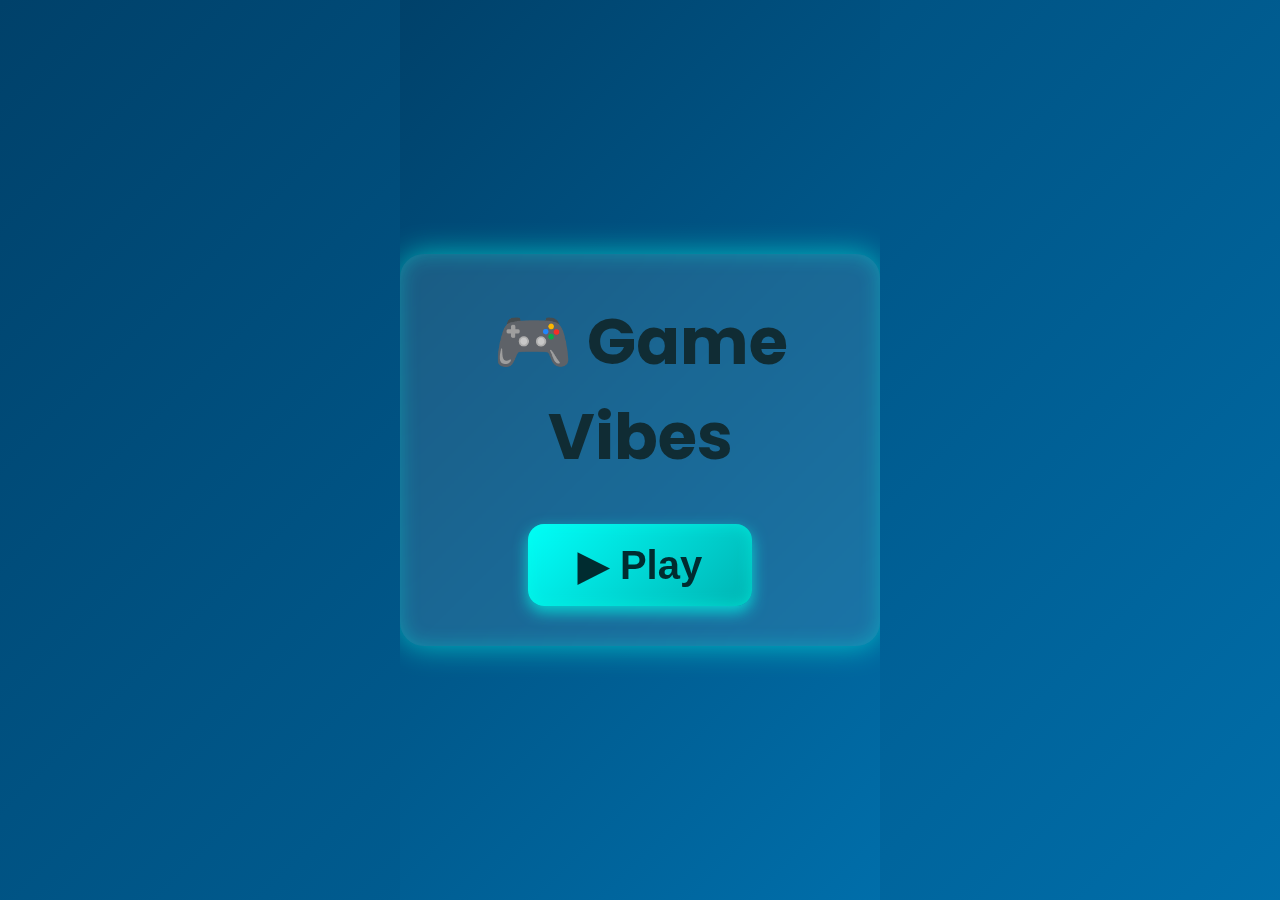
<file: index.html>
<!DOCTYPE html>
<html lang="en">
<head>
  <meta charset="UTF-8" />
  <meta name="viewport" content="width=device-width, initial-scale=1" />
  <title>Game Vibes</title>
  <link rel="stylesheet" href="/styles/main.css">
</head>
<body class="home-page">
  <div class="center-container">
    <h1>🎮 Game Vibes</h1>
    <button class="play-button" onclick="goToGames()">▶ Play</button>
  </div>

  <script>
    function goToGames() {
      // Optional: smooth fade out before redirect
      document.body.style.transition = 'opacity 0.5s ease';
      document.body.style.opacity = '0';
      setTimeout(() => {
        window.location.href = 'games.html';
      }, 500);
    }
  </script>
</body>
</html>
</file>
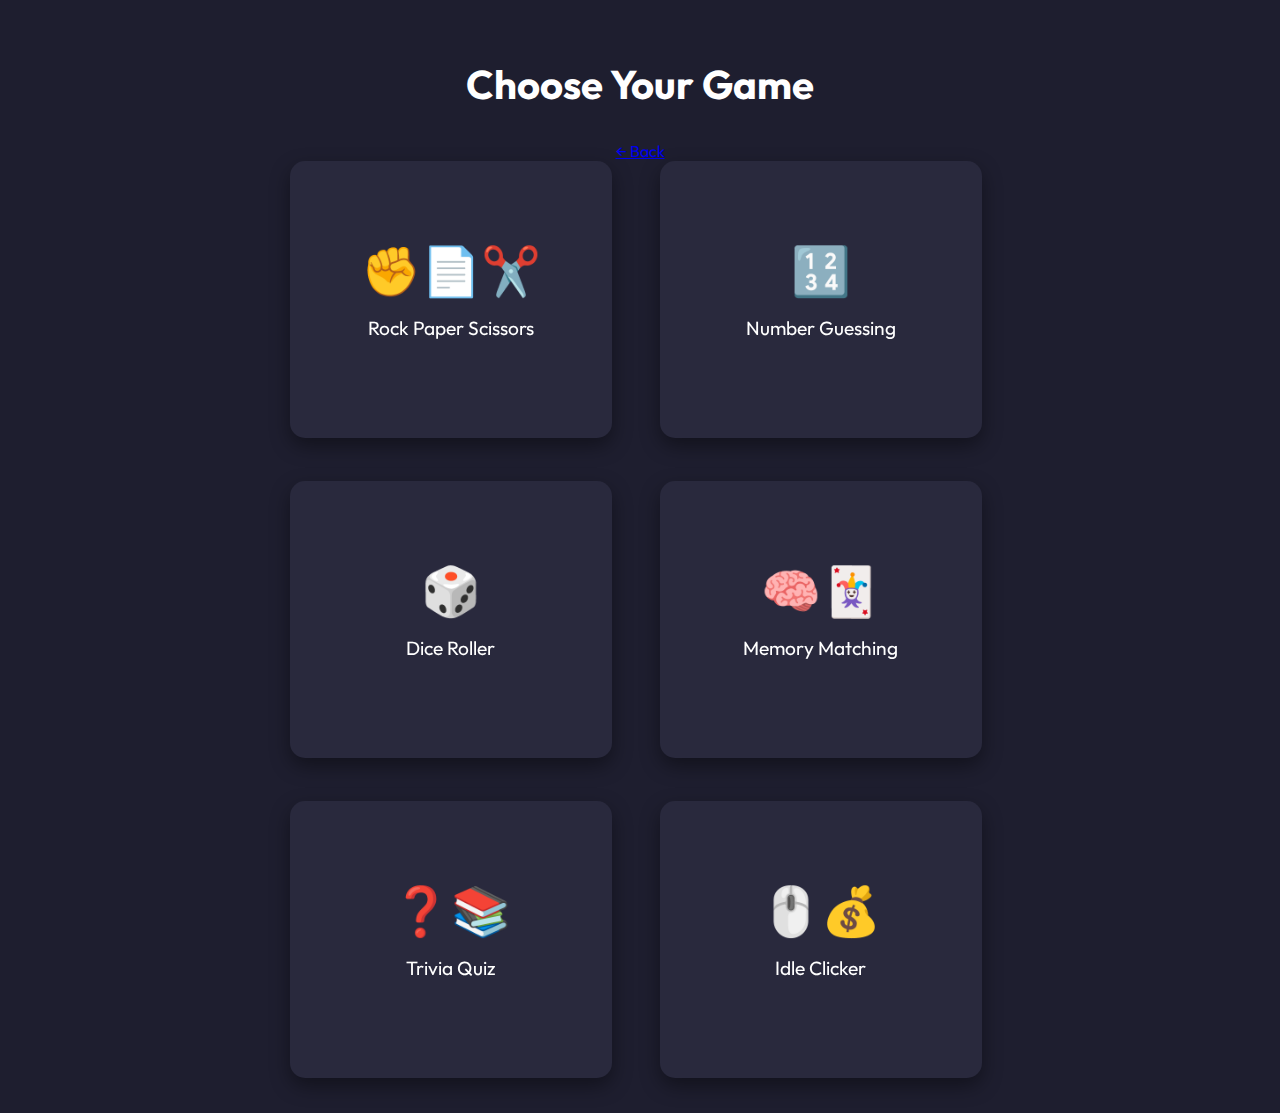
<file: games.html>
<!DOCTYPE html>
<html lang="en">
<head>
  <meta charset="UTF-8" />
  <meta name="viewport" content="width=device-width, initial-scale=1" />
  <title>Select a Game | Game Vibes</title>
  <link href="https://fonts.googleapis.com/css2?family=Outfit:wght@400;700&display=swap" rel="stylesheet" />
  <link rel="stylesheet" href="styles/setup.css" />
</head>
<body class="games-page">
  <h1 class="title">Choose Your Game</h1>
  <a href="index.html" class="back-button">← Back</a>
  <div class="games-grid">
    <div class="game-card" onclick="goToGame('rock')">
      <div class="game-card-inner">
        <div class="game-card-front">✊📄✂️<p>Rock Paper Scissors</p></div>
        <div class="game-card-back">
          <p>Beat the computer by choosing rock, paper, or scissors. A classic game of chance and strategy!</p>
        </div>
      </div>
    </div>
    <div class="game-card" onclick="goToGame('number')">
      <div class="game-card-inner">
        <div class="game-card-front">🔢<p>Number Guessing</p></div>
        <div class="game-card-back">
          <p>Guess the secret number in the fewest attempts. Use your logic and luck!</p>
        </div>
      </div>
    </div>
    <div class="game-card" onclick="goToGame('dice')">
      <div class="game-card-inner">
        <div class="game-card-front">🎲<p>Dice Roller</p></div>
        <div class="game-card-back">
          <p>Roll the dice and let fate decide. Great for quick fun and randomness!</p>
        </div>
      </div>
    </div>
    <div class="game-card" onclick="goToGame('memory')">
      <div class="game-card-inner">
        <div class="game-card-front">🧠🃏<p>Memory Matching</p></div>
        <div class="game-card-back">
          <p>Flip cards and match pairs as fast as you can to test your memory!</p>
        </div>
      </div>
    </div>
    <div class="game-card" onclick="goToGame('trivia')">
      <div class="game-card-inner">
        <div class="game-card-front">❓📚<p>Trivia Quiz</p></div>
        <div class="game-card-back">
          <p>Answer trivia questions across fun topics to test your knowledge!</p>
        </div>
      </div>
    </div>
    <div class="game-card" onclick="goToGame('clicker')">
      <div class="game-card-inner">
        <div class="game-card-front">🖱️💰<p>Idle Clicker</p></div>
        <div class="game-card-back">
          <p>Click your way to riches. Upgrade, automate, and dominate!</p>
        </div>
      </div>
    </div>
  </div>

  <script src="/scripts/main.js"></script>
</body>
</html>
</file>
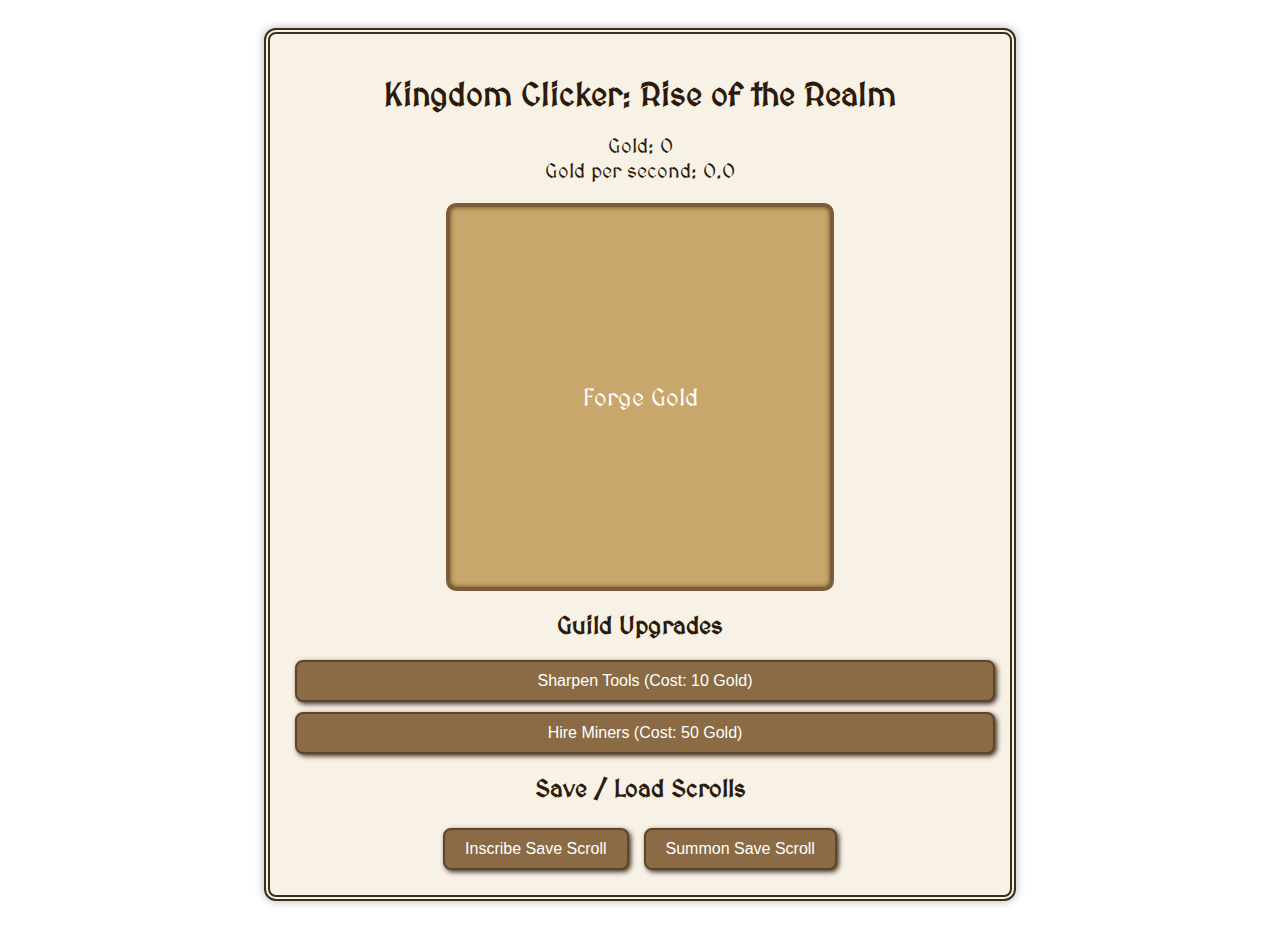
<file: games/clicker/clicker.html>
<!DOCTYPE html>
<html lang="en">
<head>
  <meta charset="UTF-8" />
  <meta name="viewport" content="width=device-width, initial-scale=1" />
  <title>Idle Clicker - Kingdom Ascendancy</title>
  <link rel="stylesheet" href="style.css" />
  <link href="https://fonts.googleapis.com/css2?family=MedievalSharp&display=swap" rel="stylesheet">
  <style>
    body {
      background: url('https://www.transparenttextures.com/patterns/old-mathematics.png') repeat;
      font-family: 'MedievalSharp', cursive;
      color: #2c1b0c;
    }

    .container {
      max-width: 700px;
      margin: auto;
      padding: 20px;
      background: #f8f1e5;
      border: 6px double #3e2e1e;
      border-radius: 12px;
      box-shadow: 0 0 10px rgba(0,0,0,0.3);
    }

    h1 {
      font-size: 2em;
      text-align: center;
      margin-bottom: 20px;
    }

    .stats, .upgrades {
      margin: 20px 0;
    }

    .click-box {
      background: #c9a66b;
      padding: 40px;
      margin: 20px auto;
      text-align: center;
      font-size: 1.5em;
      border: 4px solid #7c5c3b;
      border-radius: 10px;
      cursor: pointer;
      box-shadow: inset 0 0 5px #654321;
    }

    button {
      background: #8b6b45;
      color: white;
      border: 2px solid #5e442a;
      padding: 10px 20px;
      font-size: 1em;
      margin: 5px;
      border-radius: 8px;
      cursor: pointer;
      box-shadow: 2px 2px 5px #3c2c1f;
    }

    button:hover {
      background: #a48157;
    }

    .story-box {
      background: #fdf7ee;
      border: 2px dashed #a0907c;
      padding: 10px;
      margin-bottom: 20px;
      font-style: italic;
    }
  </style>
</head>
<body>
  <div class="container">
    <h1>Kingdom Clicker: Rise of the Realm</h1>
    <div id="story-box" class="story-box">
      A humble peasant begins building an empire... one click at a time.
    </div>
    <div class="stats">
      <div>Gold: <span id="clicks">0</span></div>
      <div>Gold per second: <span id="cps">0</span></div>
    </div>
    <div id="click-box" class="click-box">Forge Gold</div>

    <h2>Guild Upgrades</h2>
    <div class="upgrades">
      <button id="upgrade-click-power">Sharpen Tools (Cost: <span id="cost-click-power">10</span> Gold)</button>
      <button id="buy-auto-clicker">Hire Miners (Cost: <span id="cost-auto-clicker">50</span> Gold)</button>
    </div>

    <h2>Save / Load Scrolls</h2>
    <button id="save-btn">Inscribe Save Scroll</button>
    <button id="load-btn">Summon Save Scroll</button>
  </div>
  <audio id="sound-forge" src="sounds/forge_hammer.mp3" preload="auto"></audio>
  <audio id="sound-coins" src="sounds/coins_clink.mp3" preload="auto"></audio>

  <script src="script.js"></script>

</body>
</html>
</file>
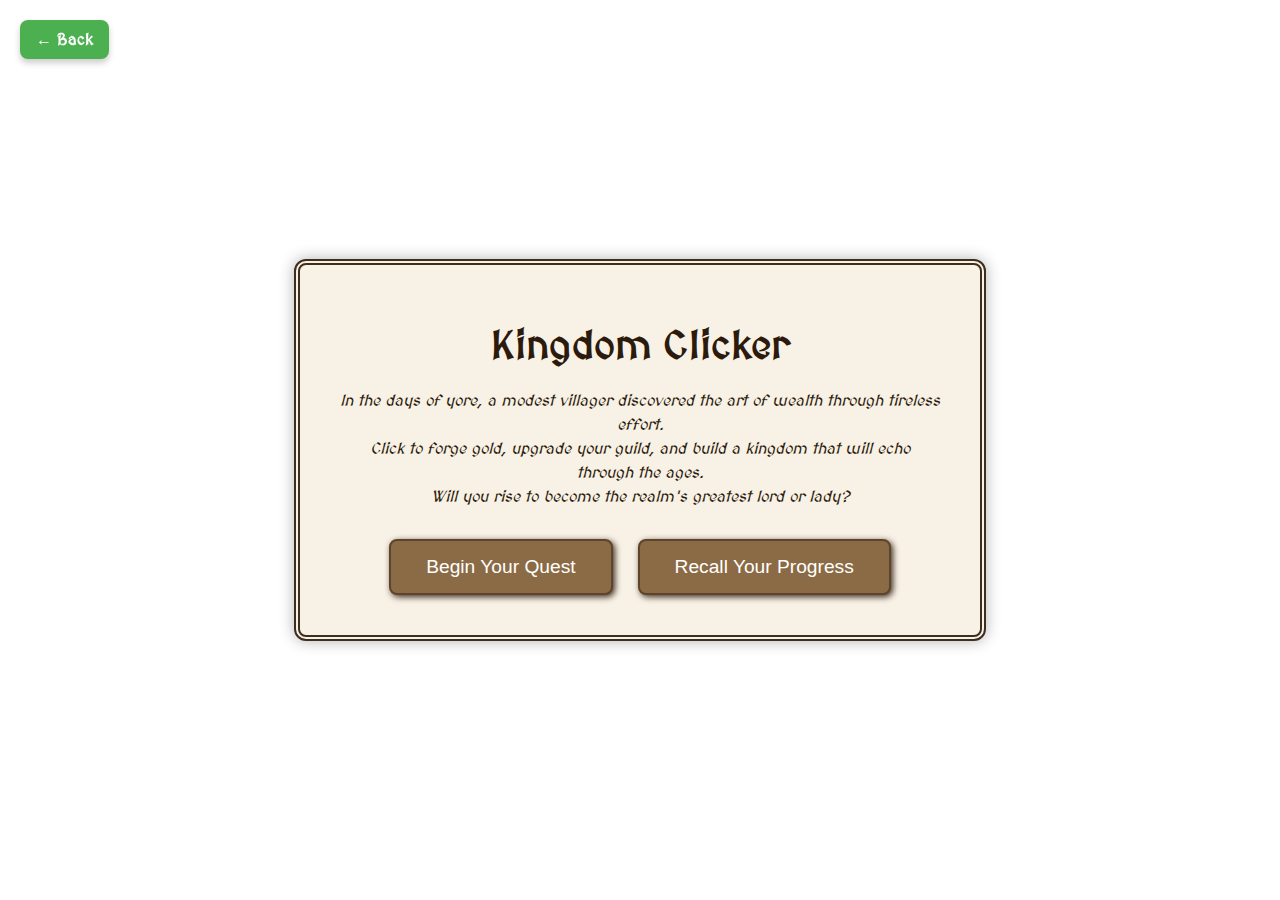
<file: games/clicker/clicker_setup.html>
<!DOCTYPE html>
<html lang="en">
  <head>
    <meta charset="UTF-8" />
    <meta name="viewport" content="width=device-width, initial-scale=1" />
    <title>Kingdom Clicker - Setup</title>
    <link
      href="https://fonts.googleapis.com/css2?family=MedievalSharp&display=swap"
      rel="stylesheet"
    />
    <style>
      body {
        background: url("https://www.transparenttextures.com/patterns/old-mathematics.png")
          repeat;
        font-family: "MedievalSharp", cursive;
        color: #2c1b0c;
        display: flex;
        justify-content: center;
        align-items: center;
        min-height: 100vh;
        margin: 0;
      }
      .setup-container {
        background: #f8f1e5;
        border: 6px double #3e2e1e;
        border-radius: 12px;
        box-shadow: 0 0 15px rgba(0, 0, 0, 0.3);
        max-width: 600px;
        padding: 30px 40px;
        text-align: center;
      }
      h1 {
        margin-bottom: 10px;
        font-size: 2.5em;
      }
      p {
        font-style: italic;
        line-height: 1.5;
        margin: 20px 0;
      }
      button {
        background: #8b6b45;
        color: white;
        border: 2px solid #5e442a;
        padding: 15px 35px;
        font-size: 1.2em;
        margin: 10px;
        border-radius: 8px;
        cursor: pointer;
        box-shadow: 2px 2px 6px #3c2c1f;
        transition: background-color 0.3s ease;
      }
      button:hover {
        background: #a48157;
      }

      .back-button {
        position: fixed;
        top: 20px;
        left: 20px;
        text-decoration: none;
        background-color: #4caf50;
        color: white;
        padding: 10px 16px;
        border-radius: 8px;
        font-size: 16px;
        font-weight: bold;
        box-shadow: 0 4px 6px rgba(0, 0, 0, 0.2);
        transition: background-color 0.3s ease;
      }

      .back-button:hover {
        background-color: #45a049;
      }
      @media (max-width: 700px) {
  .setup-container {
    max-width: 90vw;
    padding: 20px 25px;
  }

  h1 {
    font-size: 2rem;
  }

  p {
    font-size: 1rem;
  }

  button {
    padding: 12px 28px;
    font-size: 1rem;
    margin: 8px;
  }

  .back-button {
    padding: 8px 14px;
    font-size: 14px;
  }
}

@media (max-width: 400px) {
  h1 {
    font-size: 1.6rem;
  }

  p {
    font-size: 0.9rem;
  }

  button {
    padding: 10px 20px;
    font-size: 0.9rem;
  }

  .back-button {
    padding: 7px 12px;
    font-size: 13px;
  }
}

    </style>
  </head>
  <body>
    <div class="setup-container">
      <h1>Kingdom Clicker</h1>

      <a href="../../games.html" class="back-button">← Back</a>

      <p>
        In the days of yore, a modest villager discovered the art of wealth
        through tireless effort.<br />
        Click to forge gold, upgrade your guild, and build a kingdom that will
        echo through the ages.<br />
        Will you rise to become the realm's greatest lord or lady?
      </p>
      <button onclick="startNewGame()">Begin Your Quest</button>
      <button onclick="loadGame()">Recall Your Progress</button>
    </div>

    <script>
      function startNewGame() {
        localStorage.removeItem("idleClickerSave");
        window.location.href = "clicker.html";
      }
      function loadGame() {
        window.location.href = "clicker.html";
      }
    </script>
  </body>
</html>
</file>
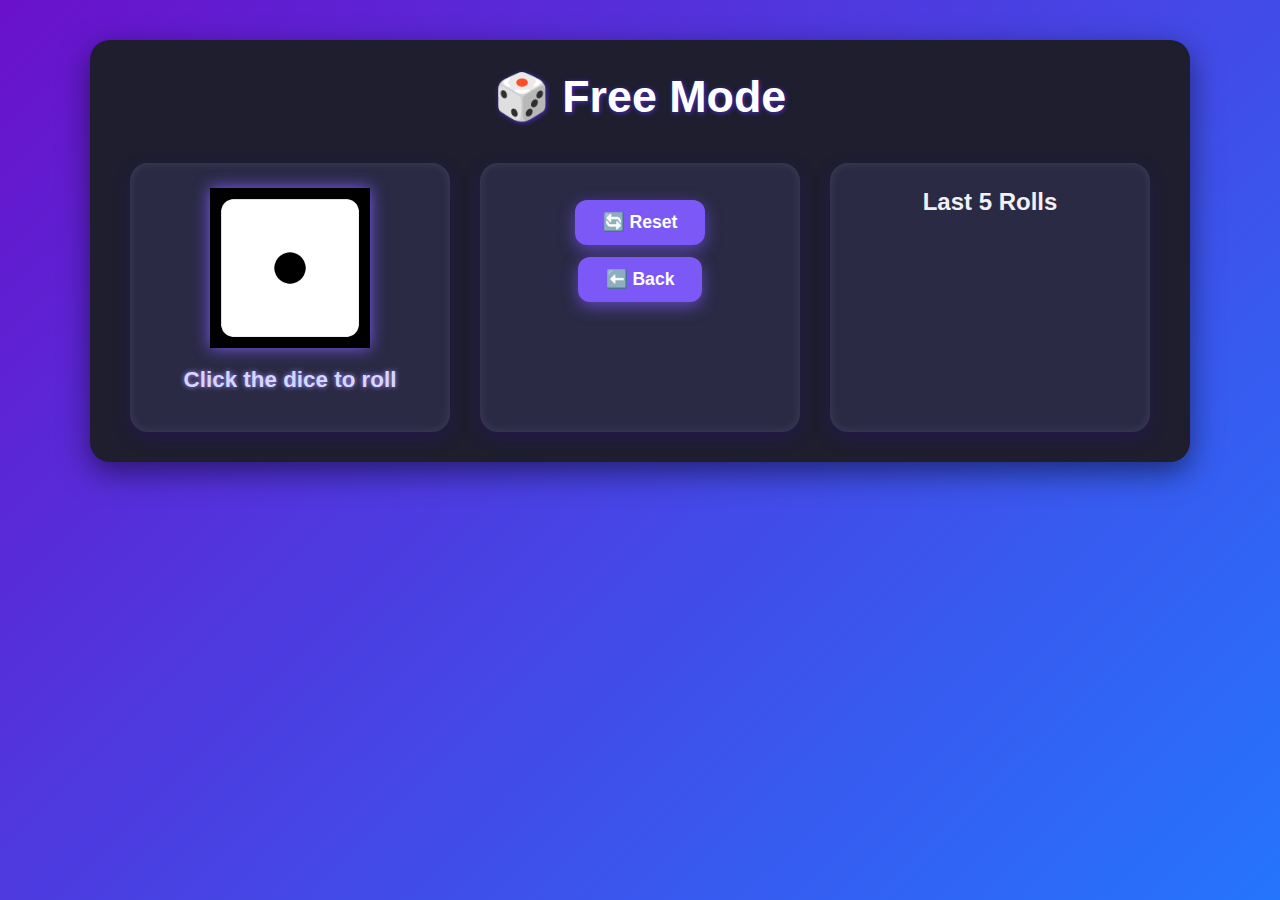
<file: games/dice/dice.html>
<!DOCTYPE html>
<html lang="en">
<head>
  <meta charset="UTF-8" />
  <meta name="viewport" content="width=device-width, initial-scale=1.0"/>
  <title>Dice Game</title>
  <link rel="stylesheet" href="style.css" />
</head>
<body>
  <div class="main-container">
    <h1 id="mode-title">🎲 Dice Game</h1>

    <div class="game-grid">

      <div class="dice-box">
        <img src="/games/dice/images/dice1.png" alt="Dice" id="dice" />
        <p id="result">Click the dice to roll</p>
      </div>

      <div class="score-box">
        <p id="score">Score: 0</p>
        <p id="roll-count">Rolls: 0</p>
        <button onclick="resetGame()">🔄 Reset</button>
        <button onclick="goBack()">⬅️ Back</button>
      </div>

      <div class="history-box">
        <h2>Last 5 Rolls</h2>
        <ul id="history"></ul>
      </div>

      <div class="leaderboard-box" id="leaderboard-container">
        <h2>🏆 Leaderboard</h2>
        <ol id="leaderboard"></ol>
      </div>

    </div>
  </div>

  <script src="script.js"></script>
</body>
</html>
</file>
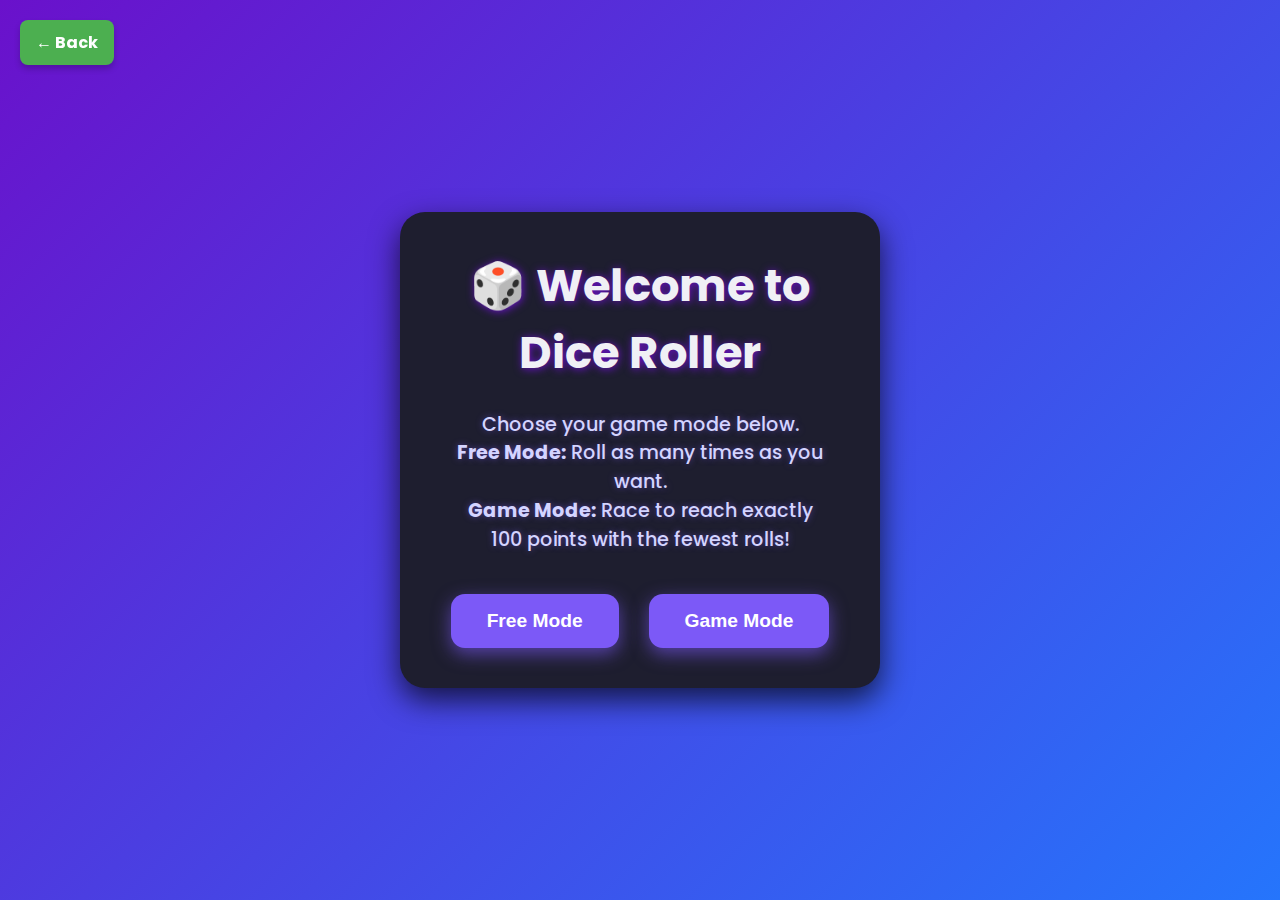
<file: games/dice/dice_setup.html>
<!DOCTYPE html>
<html lang="en">
<head>
  <meta charset="UTF-8" />
  <meta name="viewport" content="width=device-width, initial-scale=1" />
  <title>Dice Game Setup</title>
  <link rel="stylesheet" href="setup-style.css" />
</head>
<body>
  <div class="setup-container">
    <h1>🎲 Welcome to Dice Roller</h1>

    <a href="../../games.html" class="back-button">← Back</a>

    <p class="instructions">
      Choose your game mode below.<br />
      <strong>Free Mode:</strong> Roll as many times as you want.<br />
      <strong>Game Mode:</strong> Race to reach exactly 100 points with the fewest rolls!
    </p>

    <div class="mode-buttons">
      <button id="free-mode">Free Mode</button>
      <button id="game-mode">Game Mode</button>
    </div>

    
  </div>

  <script>
    document.getElementById('free-mode').addEventListener('click', () => {
      localStorage.setItem('diceMode', 'free');
      window.location.href = 'dice.html';
    });
    document.getElementById('game-mode').addEventListener('click', () => {
      localStorage.setItem('diceMode', 'game');
      window.location.href = 'dice.html';
    });
  </script>
</body>
</html>
</file>
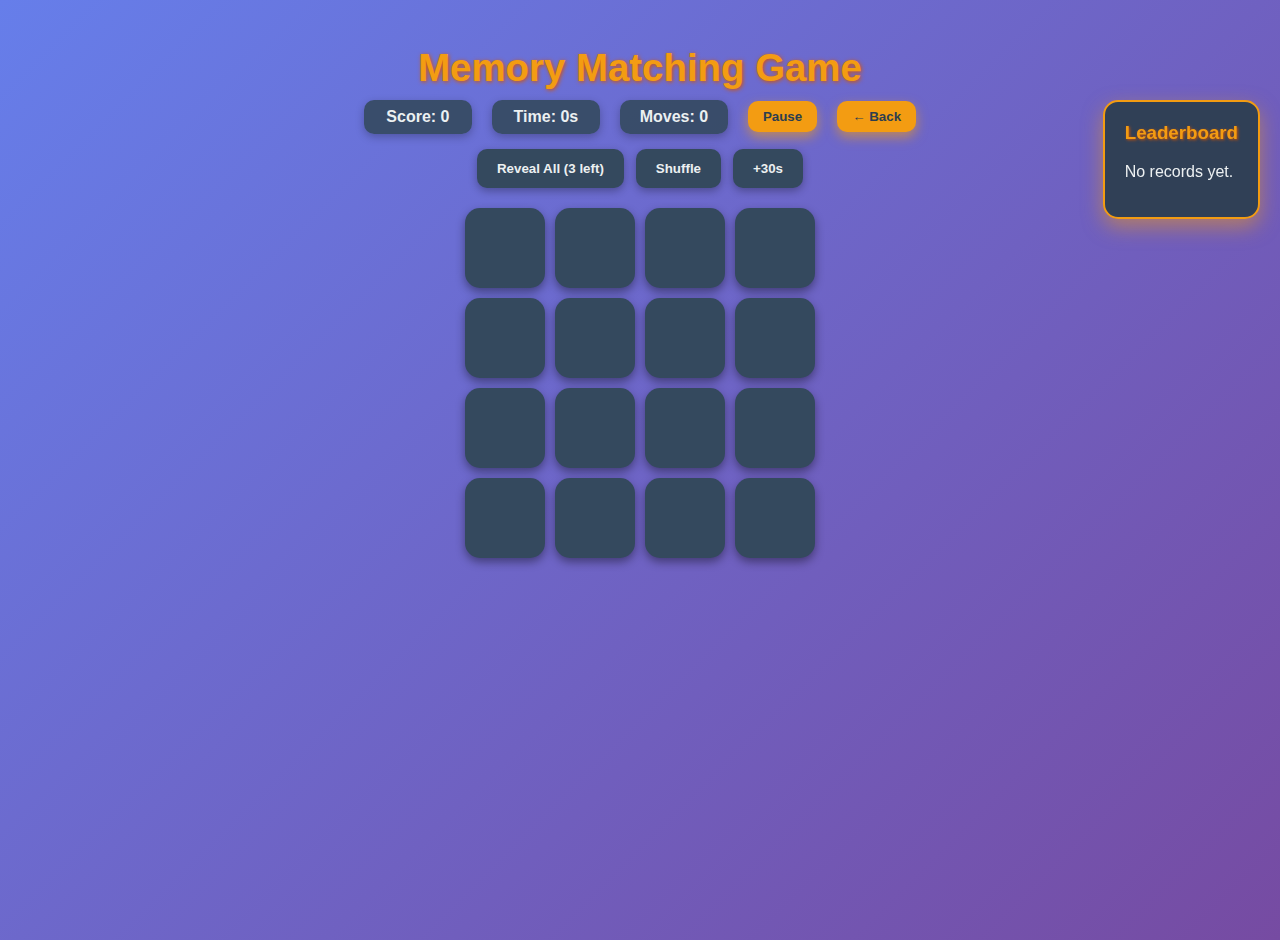
<file: games/memory/memory.html>
<!DOCTYPE html>
<html lang="en">
<head>
  <meta charset="UTF-8"/>
  <meta name="viewport" content="width=device-width, initial-scale=1.0"/>
  <title>Memory Game</title>
  
  <link rel="stylesheet" href="styles.css"/>
</head>
<body>
  <h1>Memory Matching Game</h1>

  <div id="info">
    <span id="score">Score: 0</span>
    <span id="timer">Time: 0s</span>
    <span id="moves">Moves: 0</span>
    <button id="pauseBtn">Pause</button>
    <button id="backBtn" onclick="goBack()">← Back</button>
  </div>

  <div id="controls">
    <button id="revealBtn" onclick="revealAll()">Reveal All (3 left)</button>
    <button onclick="shuffleUnmatched()">Shuffle</button>
    <button onclick="addTime()">+30s</button>
  </div>

  <div id="board"></div>
  <div id="powerupMessage">Power-up Activated!</div>

  <div id="leaderboard"></div>

  <script src="script.js"></script>

</body>
</html>
</file>
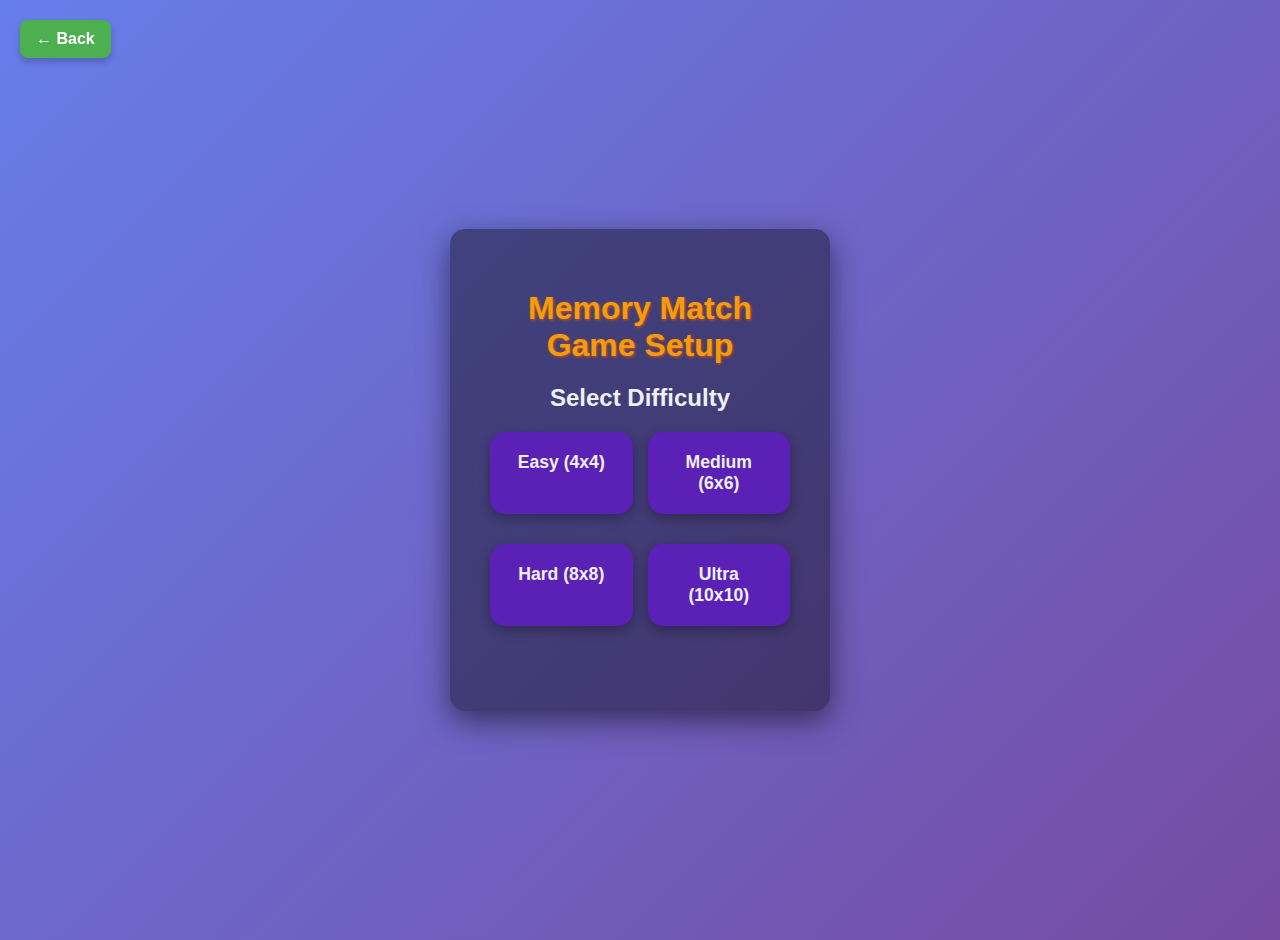
<file: games/memory/memory_setup.html>
<!DOCTYPE html>
<html lang="en">
  <head>
    <meta charset="UTF-8" />
    <meta name="viewport" content="width=device-width, initial-scale=1" />
    <title>Setup Game</title>
    <link rel="stylesheet" href="styles.css" />
    <style>
      /* Minimal inline styling for demonstration */
      body {
        display: flex;
        justify-content: center;
        align-items: center;
        height: 100vh;
        background: linear-gradient(135deg, #667eea, #764ba2);
        font-family: "Segoe UI", Tahoma, Geneva, Verdana, sans-serif;
        color: white;
        margin: 0;
      }
      .setup-container {
        background: rgba(0, 0, 0, 0.4);
        padding: 40px;
        border-radius: 15px;
        box-shadow: 0 10px 30px rgba(0, 0, 0, 0.5);
        text-align: center;
        width: 300px;
      }
      h1,
      h2 {
        margin-bottom: 20px;
      }
      .difficulty-container {
        display: grid;
        grid-template-columns: repeat(2, 1fr);
        gap: 15px;
        margin-bottom: 30px;
      }
      .difficulty-box {
        background: #5b21b6;
        padding: 20px;
        border-radius: 15px;
        cursor: pointer;
        user-select: none;
        font-weight: 700;
        box-shadow: 0 4px 12px rgba(0, 0, 0, 0.3);
        transition: background-color 0.3s ease, transform 0.2s ease;
      }
      .difficulty-box:hover {
        background-color: #7c3aed;
        transform: scale(1.05);
      }

      .back-button {
        position: fixed;
        top: 20px;
        left: 20px;
        text-decoration: none;
        background-color: #4caf50;
        color: white;
        padding: 10px 16px;
        border-radius: 8px;
        font-size: 16px;
        font-weight: bold;
        box-shadow: 0 4px 6px rgba(0, 0, 0, 0.2);
        transition: background-color 0.3s ease;
      }

      .back-button:hover {
        background-color: #45a049;
      }
      @media (max-width: 480px) {
  body {
    padding: 10px;
    height: auto;
    align-items: flex-start;
  }

  .setup-container {
    width: 90vw;
    padding: 30px 20px;
  } 

  .difficulty-container {
    grid-template-columns: 1fr;
    gap: 12px;
  }

  .difficulty-box {
    padding: 16px;
    font-size: 1rem;
  }

  .back-button {
    top: 12px;
    left: 12px;
    padding: 8px 14px;
    font-size: 14px;
  }
}

    </style>
  </head>
  <body>
    <div class="setup-container">
      <h1>Memory Match Game Setup</h1>

      <a href="../../games.html" class="back-button">← Back</a>

      <h2>Select Difficulty</h2>
      <div class="difficulty-container">
        <div class="difficulty-box" onclick="startGame('easy')">Easy (4x4)</div>
        <div class="difficulty-box" onclick="startGame('medium')">
          Medium (6x6)
        </div>
        <div class="difficulty-box" onclick="startGame('hard')">Hard (8x8)</div>
        <div class="difficulty-box" onclick="startGame('ultra')">
          Ultra (10x10)
        </div>
      </div>
    </div>

    <script>
      function startGame(difficulty) {
        localStorage.setItem("memory_game_difficulty", difficulty);
        window.location.href = "memory.html"; // or your main game page
      }
    </script>
  </body>
</html>
</file>
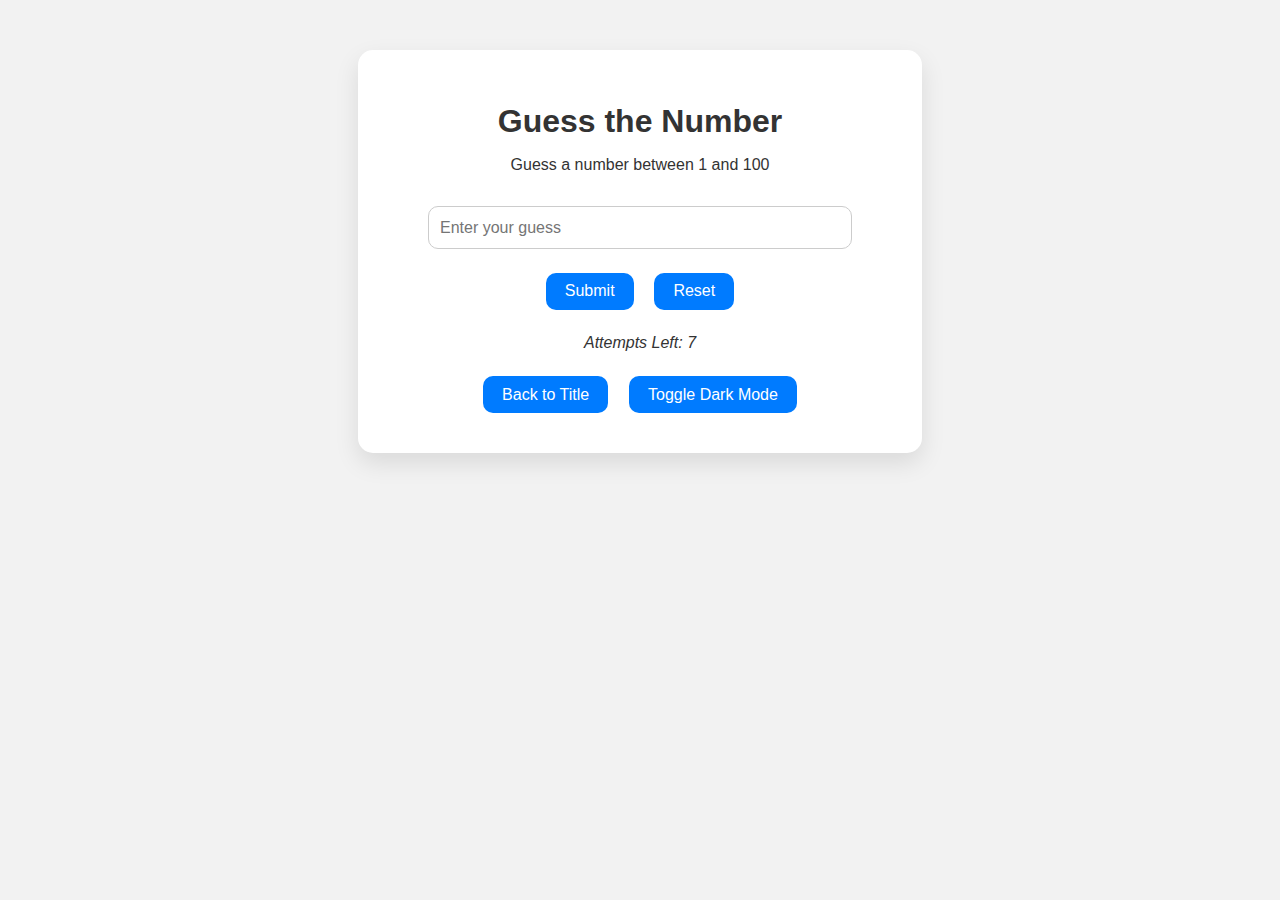
<file: games/number/number.html>
<!DOCTYPE html>
<html lang="en">
<head>
  <meta charset="UTF-8">
  <title>Play Game</title>
  <link rel="stylesheet" href="style.css">
</head>
<body>
  <div class="container fade-in">
    <h1>Guess the Number</h1>
    <p id="range-display"></p>
    <input type="number" id="guessInput" placeholder="Enter your guess" />
    <button onclick="checkGuess()">Submit</button>
    <button onclick="resetGame()">Reset</button>
    <p id="message"></p>
    <p id="attempts"></p>
    <button onclick="window.location.href='number_setup.html'">Back to Title</button>
    <button id="theme-toggle">Toggle Dark Mode</button>
  </div>

  <script src="script.js"></script>
  <script>
    const toggleButton = document.getElementById("theme-toggle");
    toggleButton.addEventListener("click", () => {
      document.body.classList.toggle("dark");
      localStorage.setItem("theme", document.body.classList.contains("dark") ? "dark" : "light");
    });

    if (localStorage.getItem("theme") === "dark") {
      document.body.classList.add("dark");
    }
  </script>
</body>
</html>
</file>
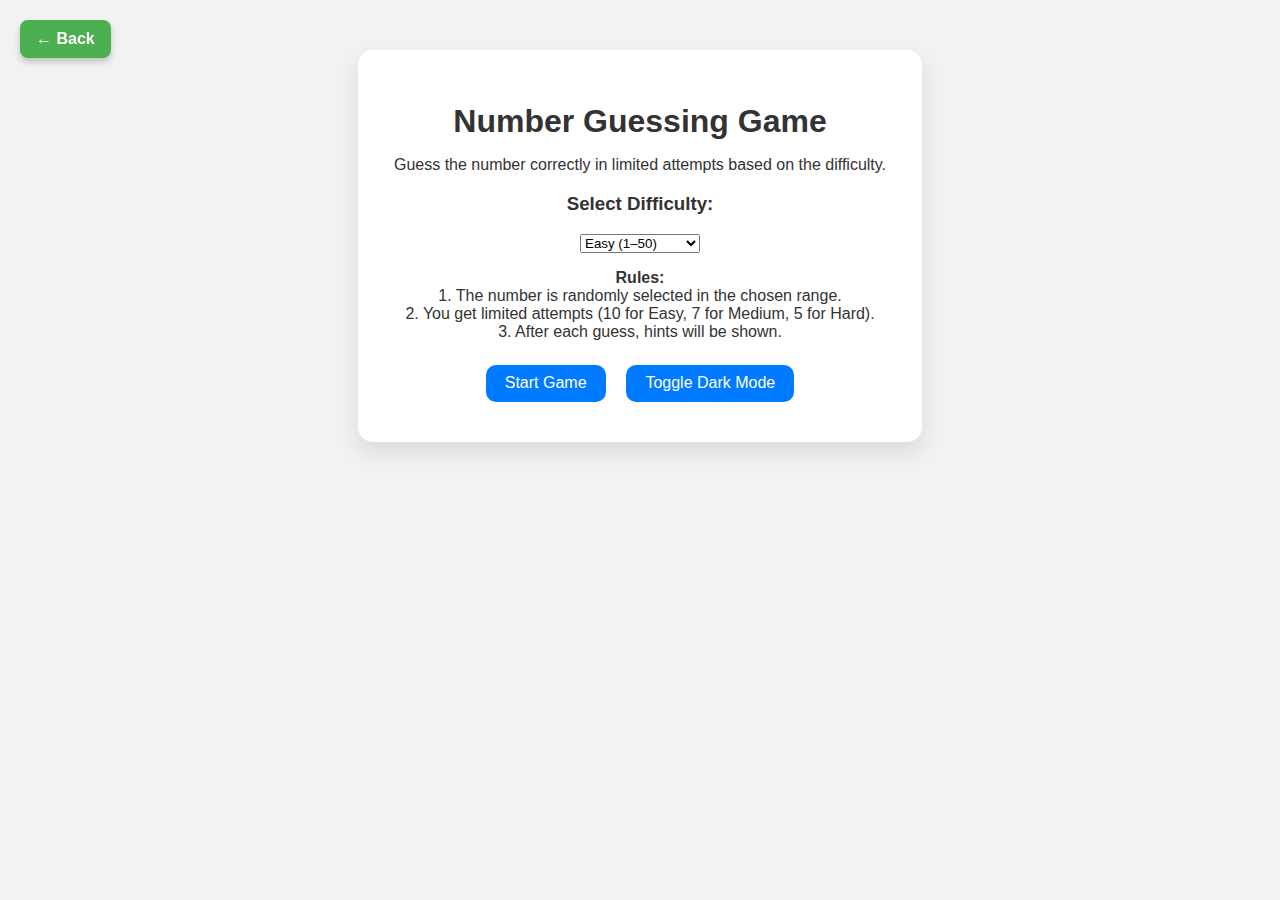
<file: games/number/number_setup.html>
<!DOCTYPE html>
<html lang="en">
<head>
  <meta charset="UTF-8">
  <title>Number Guessing Game</title>
  <link rel="stylesheet" href="style.css">
</head>
<body>
  <div class="container fade-in">
    <h1>Number Guessing Game</h1>
    <p>Guess the number correctly in limited attempts based on the difficulty.</p>

    <a href="../../games.html" class="back-button">← Back</a>

    <h3>Select Difficulty:</h3>
    <select id="difficulty">
      <option value="50">Easy (1–50)</option>
      <option value="100">Medium (1–100)</option>
      <option value="500">Hard (1–500)</option>
    </select>

    <p class="rules">
      <strong>Rules:</strong><br>
      1. The number is randomly selected in the chosen range.<br>
      2. You get limited attempts (10 for Easy, 7 for Medium, 5 for Hard).<br>
      3. After each guess, hints will be shown.<br>
    </p>

    <button onclick="startGame()">Start Game</button>
    <button id="theme-toggle">Toggle Dark Mode</button>
  </div>

  <script>
    function startGame() {
      const difficulty = document.getElementById("difficulty").value;
      localStorage.setItem("maxNumber", difficulty);
      window.location.href = "number.html";
    }

    const toggleButton = document.getElementById("theme-toggle");
    toggleButton.addEventListener("click", () => {
      document.body.classList.toggle("dark");
      localStorage.setItem("theme", document.body.classList.contains("dark") ? "dark" : "light");
    });

    if (localStorage.getItem("theme") === "dark") {
      document.body.classList.add("dark");
    }
  </script>
</body>
</html>
</file>
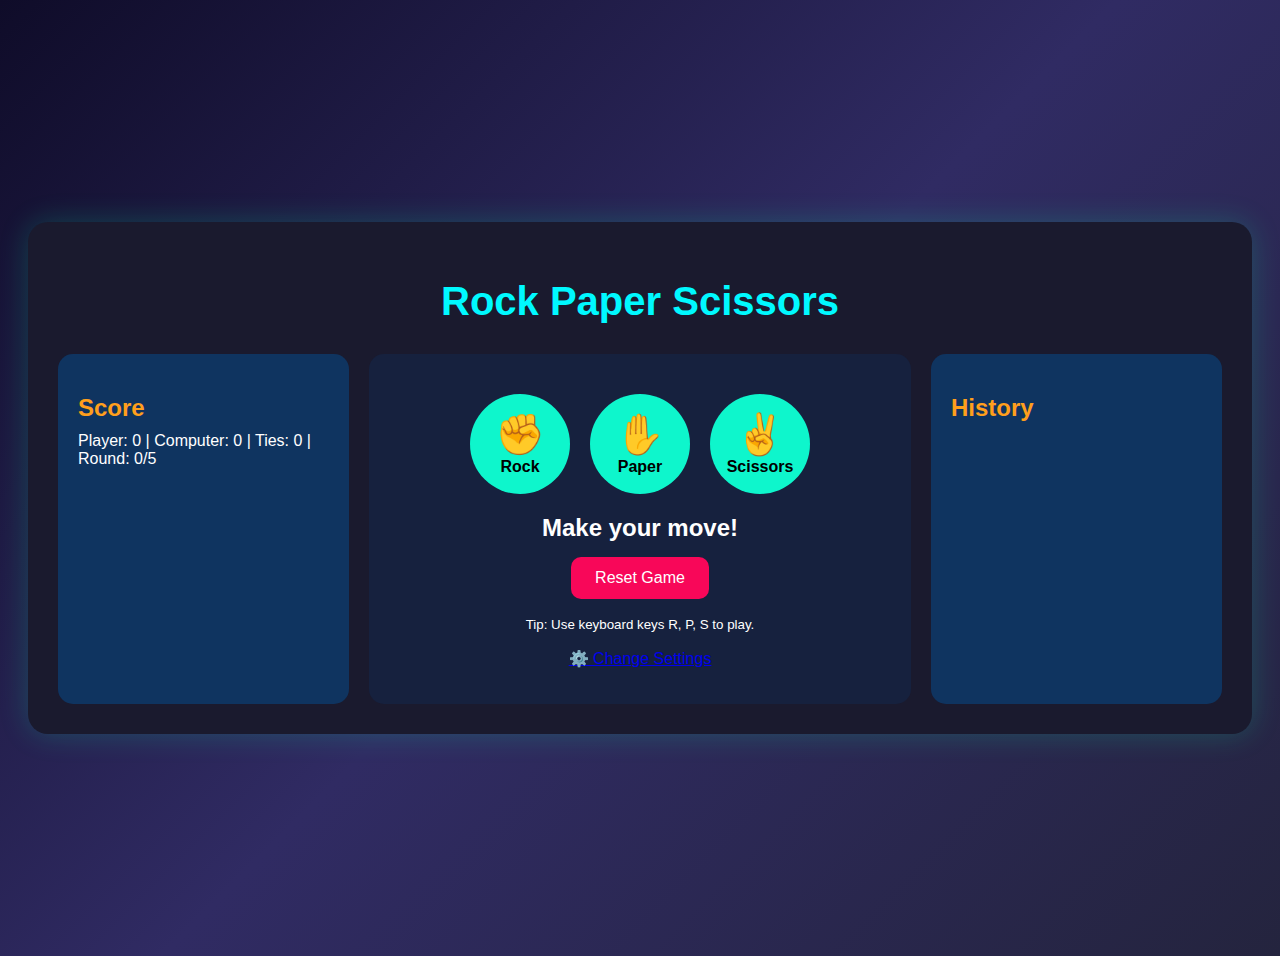
<file: games/rock/rock.html>
<!DOCTYPE html>
<html lang="en">
<head>
  <meta charset="UTF-8" />
  <meta name="viewport" content="width=device-width, initial-scale=1.0" />
  <title>Rock Paper Scissors</title>
  <link rel="stylesheet" href="style.css" />
</head>
<body>
  <div class="container">
    <h1>Rock Paper Scissors</h1>
    <div class="game-layout">
      <div class="scoreboard">
        <h2>Score</h2>
        <div id="score">Player: 0 | Computer: 0</div>
      </div>
      <div class="game-area">
        <div class="buttons">
          <button onclick="play('rock')"><div class="emoji">✊</div><div class="label">Rock</div></button>
          <button onclick="play('paper')"><div class="emoji">✋</div><div class="label">Paper</div></button>
          <button onclick="play('scissors')"><div class="emoji">✌️</div><div class="label">Scissors</div></button>
        </div>
        <div id="playerDisplay"></div>
        <div id="computerDisplay"></div>
        <p id="result" class="result-text">Make your move!</p>
        <button id="resetBtn" onclick="resetGame()">Reset Game</button>
        <p><small>Tip: Use keyboard keys R, P, S to play.</small></p>
        <p><a href="rock_setup.html">⚙️ Change Settings</a></p>
        
      </div>
      <div class="history-panel">
        <h2>History</h2>
        <ul id="historyList" class="history"></ul>
      </div>
    </div>
        
  </div>
  <script src="script.js"></script>
</body>
</html>
</file>
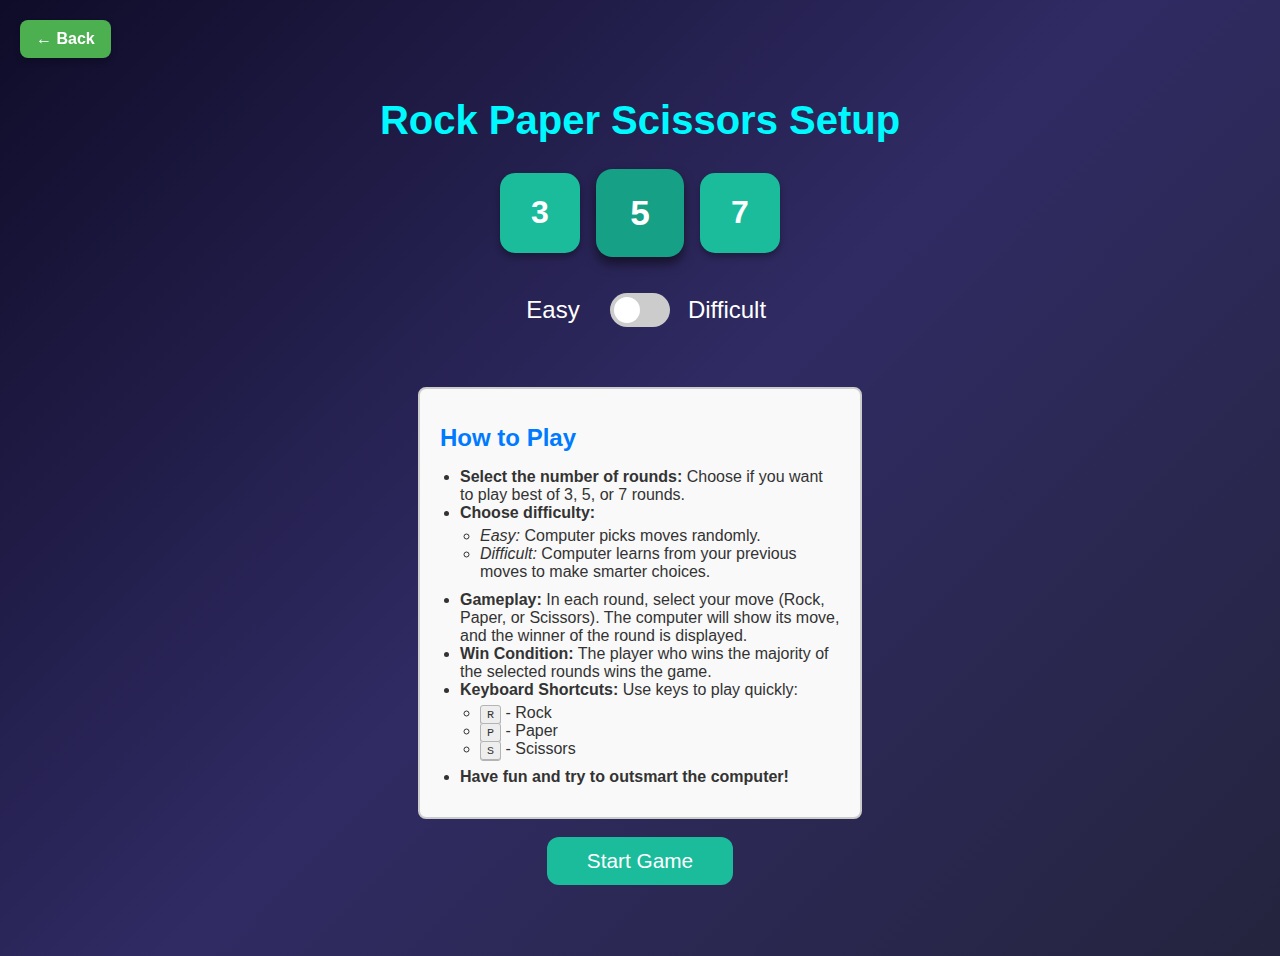
<file: games/rock/rock_setup.html>
<!DOCTYPE html>
<html lang="en">
  <head>
    <meta charset="UTF-8" />
    <title>Setup Rock Paper Scissors</title>
    <link rel="stylesheet" href="style.css" />
    <style>
      body {
        flex-direction: column;
        align-items: center;
        justify-content: center;
      }
    </style>
  </head>
  <body>
    <h1>Rock Paper Scissors Setup</h1>
    <a href="../../games.html" class="back-button">← Back</a>


    <div class="rounds-container" id="roundsContainer">
      <div class="cube" data-value="3">3</div>
      <div class="cube selected" data-value="5">5</div>
      <div class="cube" data-value="7">7</div>
    </div>

    <div class="toggle-container">
      <span class="label-text">Easy</span>
      <label class="switch">
        <input type="checkbox" id="difficultyToggle" />
        <span class="slider"></span>
      </label>
      <span class="label-text">Difficult</span>
    </div>

    <div id="instructions" class="instructions-container">
      <h2>How to Play</h2>
      <ul>
        <li>
          <strong>Select the number of rounds:</strong> Choose if you want to
          play best of 3, 5, or 7 rounds.
        </li>
        <li>
          <strong>Choose difficulty:</strong>
          <ul>
            <li><em>Easy:</em> Computer picks moves randomly.</li>
            <li>
              <em>Difficult:</em> Computer learns from your previous moves to
              make smarter choices.
            </li>
          </ul>
        </li>
        <li>
          <strong>Gameplay:</strong> In each round, select your move (Rock,
          Paper, or Scissors). The computer will show its move, and the winner
          of the round is displayed.
        </li>
        <li>
          <strong>Win Condition:</strong> The player who wins the majority of
          the selected rounds wins the game.
        </li>
        <li>
          <strong>Keyboard Shortcuts:</strong> Use keys to play quickly:
          <ul>
            <li><kbd>R</kbd> - Rock</li>
            <li><kbd>P</kbd> - Paper</li>
            <li><kbd>S</kbd> - Scissors</li>
          </ul>
        </li>
        <li><strong>Have fun and try to outsmart the computer!</strong></li>
      </ul>
    </div>

    <br />

    <button onclick="startGame()">Start Game</button>

    <script>
      const cubes = document.querySelectorAll(".cube");
      let selectedRounds = 5;

      cubes.forEach((cube) => {
        cube.addEventListener("click", () => {
          cubes.forEach((c) => c.classList.remove("selected"));
          cube.classList.add("selected");
          selectedRounds = cube.dataset.value;
        });
      });

      function startGame() {
        const difficulty = document.getElementById("difficultyToggle").checked
          ? "hard"
          : "easy";
        sessionStorage.setItem("rpsRounds", selectedRounds);
        sessionStorage.setItem("rpsDifficulty", difficulty);
        window.location.href = "rock.html";
      }
    </script>
  </body>
</html>
</file>
<file: styles/main.css>
@import url('https://fonts.googleapis.com/css2?family=Poppins:wght@700&display=swap');

  @keyframes gradientBG {
    0% { background-position: 0% 50%; }
    50% { background-position: 100% 50%; }
    100% { background-position: 0% 50%; }
  }

  @keyframes bounce {
    0% { transform: translateY(0); }
    50% { transform: translateY(-12px); }
    100% { transform: translateY(0); }
  }

  @keyframes glow {
    0%, 100% {
      text-shadow:
        0 0 6px #00e0d1,
        0 0 12px #00e0d1,
        0 0 18px #00e0d1;
      color: #102c34;
    }
    50% {
      text-shadow:
        0 0 10px #008080,
        0 0 20px #008080,
        0 0 30px #008080;
      color: #143d44;
    }
  }

  @keyframes fadeIn {
    from { opacity: 0; }
    to { opacity: 1; }
  }

  html, body {
    margin: 0;
    height: 100%;
    font-family: 'Poppins', sans-serif;
    display: flex;
    align-items: center;
    justify-content: center;
    background: linear-gradient(-45deg, #2f8a9d, #00d4ff, #007dbf, #00416a);
    background-size: 400% 400%;
    animation: gradientBG 15s ease infinite, fadeIn 1.5s ease-out forwards;
    overflow: hidden;
    color: white;
    user-select: none;
  }

  .center-container {
    text-align: center;
    padding: 40px;
    backdrop-filter: blur(10px);
    background: rgba(255 255 255 / 0.1);
    border-radius: 24px;
    box-shadow:
      0 0 30px rgba(0, 255, 234, 0.6),
      inset 0 0 20px rgba(0, 255, 234, 0.3);
    max-width: 400px;
    width: 90vw;
  }

  h1 {
    font-size: 4rem;
    margin: 0;
    color: #102c34; /* Darker base */
    animation: bounce 1s ease-in-out 1, glow 4s ease-in-out 1;
    animation-fill-mode: forwards;
    cursor: default;
    user-select: none;
  }

  .play-button {
    margin-top: 40px;
    font-size: 2.5rem;
    padding: 18px 50px;
    border: none;
    border-radius: 16px;
    background: linear-gradient(135deg, #00fff9, #00b3b3);
    color: #002c30;
    cursor: pointer;
    box-shadow:
      0 6px 15px rgba(0, 255, 234, 0.7),
      inset 0 0 15px rgba(0, 255, 234, 0.5);
    transition: transform 0.2s ease, box-shadow 0.3s ease, background 0.3s ease;
    font-weight: 700;
  }

  .play-button:hover {
    background: linear-gradient(135deg, #00b3b3, #00fff9);
    box-shadow:
      0 10px 25px rgba(0, 255, 234, 1),
      inset 0 0 20px rgba(0, 255, 234, 0.7);
    transform: scale(1.1);
  }

  .play-button:active {
    transform: scale(0.95);
    box-shadow:
      0 4px 10px rgba(0, 255, 234, 0.5),
      inset 0 0 10px rgba(0, 255, 234, 0.4);
  }

  body {
    cursor: url('https://cdn-icons-png.flaticon.com/512/25/25231.png'), auto;
  }
</file>
<file: styles/setup.css>
body {
  font-family: 'Outfit', sans-serif;
  margin: 0;
  padding: 2rem;
  background: #1e1e2f;
  color: #fff;
  display: flex;
  flex-direction: column;
  align-items: center;
  min-height: 100vh;
}

.title {
  font-size: 2.5rem;
  margin-bottom: 2rem;
  color: #ffffff;
}

.games-grid {
  display: grid;
  grid-template-columns: repeat(2, 1fr); /* 2 cards per row */
  gap: 2.5rem; /* increased spacing between cards */
  width: 100%;
  max-width: 700px;
  margin: 0 auto;
}

.game-card {
  perspective: 1000px;
  cursor: pointer;
  height: 280px;
}

.game-card-inner {
  position: relative;
  width: 80%;
  height: 220px;
  transform-style: preserve-3d;
  transition: transform 0.8s;
}

.game-card:hover .game-card-inner {
  transform: rotateY(180deg);
}

.game-card-front,
.game-card-back {
  position: absolute;
  width: 100%;
  height: 100%;
  border-radius: 15px;
  box-shadow: 0 8px 20px rgba(0, 0, 0, 0.4);
  display: flex;
  flex-direction: column;
  align-items: center;
  justify-content: center;
  backface-visibility: hidden;
  padding: 1.8rem; /* more inner padding */
  text-align: center;
  background: #29293d;
  transition: background 0.3s ease;
}

.game-card-front {
  font-size: 3rem;
  color: #ffffff;
}

.game-card-front p {
  font-size: 1.2rem;
  margin-top: 1rem;
}

.game-card-back {
  transform: rotateY(180deg);
  background: #3c3c5a;
  color: #ddddff;
  font-size: 1rem;
}

.game-card:hover .game-card-front {
  box-shadow: 0 0 12px #8c52ff;
}

@media (max-width: 600px) {
  .title {
    font-size: 2rem;
  }

  .game-card-inner {
    height: 240px;
  }

  .game-card-front {
    font-size: 2.5rem;
  }

  .games-grid {
    grid-template-columns: 1fr;
    gap: 4rem;
  }
}
</file>
<file: games/clicker/style.css>
body {
  font-family: Arial, sans-serif;
  background: #f0f0f0;
  text-align: center;
  padding: 20px;
}
.container {
  background: white;
  border-radius: 8px;
  padding: 20px;
  max-width: 400px;
  margin: auto;
  box-shadow: 0 0 10px rgba(0,0,0,0.1);
}
button {
  margin: 10px;
  padding: 10px 20px;
  font-size: 16px;
  cursor: pointer;
}
.stats {
  font-size: 20px;
  margin-bottom: 15px;
}
.upgrades button {
  display: block;
  width: 100%;
  margin-bottom: 10px;
}
.story-box {
  background-color: #fff8dc;
  border: 1px solid #d4af37;
  color: #333;
  padding: 10px;
  margin-bottom: 10px;
  font-style: italic;
  display: none;
  border-radius: 6px;
}
.click-box {
  width: 300px;
  height: 300px;
  background-color: #4caf50;
  color: white;
  display: flex;
  align-items: center;
  justify-content: center;
  margin: 20px auto;
  font-size: 24px;
  border-radius: 16px;
  box-shadow: 0 5px 15px rgba(0,0,0,0.3);
  cursor: pointer;
  transition: transform 0.1s ease;
}

.click-box:active {
  transform: scale(0.95);
}
/* 1. Click box pulse animation */
@keyframes pulse {
  0% {
    box-shadow: 0 0 10px 3px rgba(255, 223, 0, 0.6);
  }
  50% {
    box-shadow: 0 0 20px 6px rgba(255, 223, 0, 1);
  }
  100% {
    box-shadow: 0 0 10px 3px rgba(255, 223, 0, 0.6);
  }
}
.click-box.pulse {
  animation: pulse 0.6s ease;
}

/* 2. Upgrade button hover glow */
button:hover {
  box-shadow: 0 0 10px 3px #d4af37;
  transition: box-shadow 0.3s ease;
}

/* 3. Gold counter shimmer */
@keyframes shimmer {
  0% { color: #b8860b; }
  50% { color: #fff8dc; }
  100% { color: #b8860b; }
}
#clicks.shimmer {
  animation: shimmer 1s ease;
}

/* 4. Background torch flicker on container */
@keyframes flicker {
  0%, 100% { box-shadow: 0 0 20px 5px #ffd700; }
  50% { box-shadow: 0 0 30px 10px #ffbf00; }
}
.container {
  animation: flicker 4s infinite alternate ease-in-out;
}
@media (max-width: 600px) {
  .container {
    max-width: 90vw;
    padding: 15px;
  }

  .click-box {
    width: 90vw;
    height: 90vw;
    font-size: 18px;
  }

  button {
    font-size: 14px;
    padding: 8px 16px;
  }

  .stats {
    font-size: 18px;
  }
}

@media (max-width: 360px) {
  .click-box {
    font-size: 16px;
  }

  button {
    font-size: 13px;
    padding: 7px 14px;
  }

  .stats {
    font-size: 16px;
  }
}


/* Responsive adjustments */
@media (max-width: 600px) {
  .click-box {
    font-size: 1.3rem;
    padding: 0.8rem 1.5rem;
    max-width: 250px;
  }
}

@media (max-width: 350px) {
  .click-box {
    font-size: 1.1rem;
    padding: 0.6rem 1rem;
    max-width: 200px;
  }
}
</file>
<file: games/dice/style.css>
* {
  box-sizing: border-box;
  margin: 0;
  padding: 0;
  font-family: 'Segoe UI', Tahoma, Geneva, Verdana, sans-serif;
}

body {
  background: linear-gradient(135deg, #6a11cb 0%, #2575fc 100%);
  color: #f0f0f5;
  min-height: 100vh;
  display: flex;
  justify-content: center;
  align-items: flex-start;
  padding: 40px 20px;
}

.main-container {
  max-width: 1100px;
  width: 100%;
  background: #1e1e2f;
  border-radius: 20px;
  padding: 30px 40px;
  box-shadow: 0 10px 30px rgba(0, 0, 0, 0.5);
  text-align: center;
}

h1#mode-title {
  font-size: 2.8rem;
  font-weight: 700;
  margin-bottom: 40px;
  color: #ffffff;
  text-shadow: 1px 1px 5px #4f2fc3;
}

.game-grid {
  display: grid;
  grid-template-columns: repeat(auto-fit, minmax(280px, 1fr));
  gap: 30px;
}

.dice-box, .score-box, .history-box, .leaderboard-box {
  background: #2a2a45;
  padding: 25px 20px;
  border-radius: 18px;
  box-shadow:
    inset 0 0 10px rgba(255, 255, 255, 0.1),
    0 6px 15px rgba(40, 20, 100, 0.5);
  transition: transform 0.3s ease, box-shadow 0.3s ease;
}

.dice-box:hover, .score-box:hover, .history-box:hover, .leaderboard-box:hover {
  transform: translateY(-6px);
  box-shadow:
    inset 0 0 15px rgba(255, 255, 255, 0.2),
    0 10px 20px rgba(70, 40, 150, 0.7);
}

.dice-box img {
  width: 160px;
  cursor: pointer;
  transition: transform 0.5s ease;
  filter: drop-shadow(0 0 8px #7c59f7);
}

.dice-box img.animate {
  transform: rotate(720deg);
}

#result {
  margin-top: 15px;
  font-size: 1.4rem;
  font-weight: 600;
  color: #d6d6ff;
  text-shadow: 0 0 5px #a38fff;
  min-height: 40px;
}

.score-box p {
  margin: 15px 0;
  font-size: 1.3rem;
  font-weight: 600;
  color: #b1b1f7;
  text-shadow: 0 0 3px #5e53d6;
}

button {
  margin: 12px 8px 0 8px;
  padding: 12px 28px;
  background: #7c59f7;
  color: white;
  border: none;
  border-radius: 12px;
  font-size: 1.1rem;
  font-weight: 700;
  cursor: pointer;
  box-shadow: 0 5px 15px rgba(124, 89, 247, 0.6);
  transition: background 0.3s ease, box-shadow 0.3s ease, transform 0.15s ease;
}

button:hover {
  background: #6244c7;
  box-shadow: 0 7px 20px rgba(98, 68, 199, 0.8);
  transform: translateY(-2px);
}

.history-box ul,
.leaderboard-box ol {
  list-style: none;
  margin-top: 15px;
  padding-left: 0;
  font-size: 1.1rem;
  color: #bfbfff;
  text-align: left;
  max-height: 200px;
  overflow-y: auto;
}

.history-box li,
.leaderboard-box li {
  margin-bottom: 8px;
  padding: 5px 10px;
  border-radius: 8px;
  background: rgba(124, 89, 247, 0.15);
  box-shadow: inset 0 0 5px rgba(124, 89, 247, 0.3);
  transition: background 0.3s ease;
}

.history-box li:hover,
.leaderboard-box li:hover {
  background: rgba(124, 89, 247, 0.35);
}

@media (max-width: 600px) {
  body {
    padding: 20px 10px;
  }
  .main-container {
    padding: 20px 20px 30px 20px;
  }
  h1#mode-title {
    font-size: 2rem;
    margin-bottom: 25px;
  }
  button {
    width: 100%;
    margin: 10px 0 0 0;
  }
}

@media (max-width: 900px) {
  .game-grid {
    grid-template-columns: repeat(auto-fit, minmax(220px, 1fr));
    gap: 20px;
  }
  .dice-box img {
    width: 130px;
  }
  button {
    padding: 10px 22px;
    font-size: 1rem;
  }
}

@media (max-width: 600px) {
  body {
    padding: 15px 10px;
  }
  .main-container {
    padding: 20px 15px 25px 15px;
  }
  h1#mode-title {
    font-size: 1.8rem;
    margin-bottom: 20px;
  }
  .game-grid {
    grid-template-columns: 1fr;
    gap: 15px;
  }
  .dice-box img {
    width: 110px;
  }
  button {
    width: 100%;
    padding: 12px 0;
    font-size: 1rem;
    margin: 8px 0 0 0;
  }
  .history-box ul,
  .leaderboard-box ol {
    max-height: 150px;
    font-size: 1rem;
  }
}
</file>
<file: games/dice/setup-style.css>
@import url('https://fonts.googleapis.com/css2?family=Poppins:wght@400;600&display=swap');

* {
  box-sizing: border-box;
  margin: 0;
  padding: 0;
}

body {
  background: linear-gradient(135deg, #6a11cb 0%, #2575fc 100%);
  font-family: 'Poppins', sans-serif;
  color: #f0f0f5;
  min-height: 100vh;
  display: flex;
  justify-content: center;
  align-items: center;
  padding: 20px;
}

.setup-container {
  background: #1e1e2f;
  padding: 40px 50px;
  border-radius: 25px;
  max-width: 480px;
  width: 100%;
  box-shadow: 0 12px 30px rgba(0, 0, 0, 0.7);
  text-align: center;
}

h1 {
  font-weight: 700;
  font-size: 2.8rem;
  margin-bottom: 25px;
  text-shadow: 1px 1px 8px #6a11cb;
}

.instructions {
  font-weight: 500;
  font-size: 1.2rem;
  line-height: 1.5;
  color: #d4d4ff;
  margin-bottom: 40px;
  text-shadow: 0 0 6px #4c3d94;
}

.mode-buttons {
  display: flex;
  justify-content: center;
  gap: 30px;
}

.mode-buttons button {
  background: #7c59f7;
  color: white;
  border: none;
  padding: 16px 36px;
  border-radius: 14px;
  font-size: 1.2rem;
  font-weight: 700;
  cursor: pointer;
  box-shadow: 0 6px 18px rgba(124, 89, 247, 0.6);
  transition: background 0.3s ease, transform 0.15s ease;
  min-width: 140px;
}

.mode-buttons button:hover {
  background: #5e42b8;
  transform: translateY(-3px);
}

footer {
  margin-top: 45px;
  font-size: 0.9rem;
  color: #9999bb;
  text-shadow: none;
}

.back-button {
  position: fixed;
  top: 20px;
  left: 20px;
  text-decoration: none;
  background-color: #4CAF50;
  color: white;
  padding: 10px 16px;
  border-radius: 8px;
  font-size: 16px;
  font-weight: bold;
  box-shadow: 0 4px 6px rgba(0, 0, 0, 0.2);
  transition: background-color 0.3s ease;
}

.back-button:hover {
  background-color: #45a049;
}
</file>
<file: games/memory/styles.css>
/* General body styles */
body {
  margin: 0;
  font-family: 'Segoe UI', Tahoma, Geneva, Verdana, sans-serif;
  background: linear-gradient(135deg, #667eea, #764ba2);
  color: #ecf0f1;
  display: flex;
  flex-direction: column;
  align-items: center;
  min-height: 100vh;
  padding: 20px;
}

/* Setup page container */
.setup-container {
  max-width: 400px;
  background: rgba(44, 62, 80, 0.85); /* #2c3e50 with opacity */
  padding: 30px 40px;
  border-radius: 12px;
  box-shadow: 0 8px 15px rgba(0,0,0,0.3);
  text-align: center;
  color: #ecf0f1;
}

/* Setup headings */
.setup-container h1 {
  font-weight: 700;
  font-size: 2rem;
  color: #f39c12;
  margin-bottom: 20px;
  text-shadow: 1px 1px 3px #d35400;
}

.setup-container h2 {
  margin-bottom: 20px;
  font-weight: 600;
}

/* Difficulty buttons */
.difficulty-box {
  background-color: #34495e;
  border-radius: 12px;
  padding: 20px;
  font-weight: 700;
  font-size: 1.1rem;
  cursor: pointer;
  user-select: none;
  box-shadow: 0 4px 12px rgba(0,0,0,0.3);
  transition: background-color 0.3s ease, transform 0.2s ease;
  color: #ecf0f1;
  margin-bottom: 15px;
}

.difficulty-box:hover {
  background-color: #f39c12;
  color: #2c3e50;
  transform: scale(1.05);
  box-shadow: 0 0 12px #f39c12;
}

/* Main game title */
h1 {
  margin-bottom: 10px;
  font-weight: 700;
  font-size: 2.4rem;
  color: #f39c12;
  text-shadow: 1px 1px 4px #d35400;
}

/* Info bar */
#info {
  display: flex;
  gap: 20px;
  margin-bottom: 15px;
  align-items: center;
  flex-wrap: wrap;
}

#info span {
  background: rgba(52, 73, 94, 0.9);
  padding: 8px 14px;
  border-radius: 10px;
  font-weight: 600;
  min-width: 80px;
  text-align: center;
  color: #ecf0f1;
  box-shadow: 0 3px 8px rgba(0,0,0,0.25);
}

/* Buttons in info */
#info button {
  padding: 8px 15px;
  background-color: #f39c12;
  border: none;
  border-radius: 10px;
  color: #2c3e50;
  font-weight: 700;
  cursor: pointer;
  box-shadow: 0 5px 12px rgba(243,156,18,0.6);
  transition: background-color 0.3s ease;
}

#info button:hover {
  background-color: #d35400;
  color: white;
  box-shadow: 0 0 20px #d35400;
}

/* Controls section */
#controls {
  margin-bottom: 20px;
  display: flex;
  gap: 12px;
  flex-wrap: wrap;
}

#controls button {
  background-color: #34495e;
  border: none;
  border-radius: 10px;
  padding: 12px 20px;
  color: #ecf0f1;
  font-weight: 600;
  cursor: pointer;
  box-shadow: 0 3px 8px rgba(0,0,0,0.3);
  transition: background-color 0.3s ease;
}

#controls button:hover:not(:disabled) {
  background-color: #f39c12;
  color: #2c3e50;
  box-shadow: 0 0 12px #f39c12;
}

#controls button:disabled {
  opacity: 0.5;
  cursor: not-allowed;
}

/* Board grid */
#board {
  display: grid;
  gap: 10px;
  justify-content: center;
  margin-bottom: 20px;
}

/* Card styles */
.card {
  width: 80px;
  height: 80px;
  background-color: #34495e;
  border-radius: 15px;
  box-shadow: 0 4px 10px rgba(0,0,0,0.4);
  display: flex;
  justify-content: center;
  align-items: center;
  font-size: 2.4rem;
  cursor: pointer;
  user-select: none;
  color: transparent;
  transition: background-color 0.3s ease, color 0.3s ease;
  position: relative;
  perspective: 1000px;
}

.card.flipped {
  background-color: #f39c12;
  color: #2c3e50;
  cursor: default;
  box-shadow: 0 0 15px #f39c12;
}

.card.matched {
  background-color: #27ae60;
  color: #ecf0f1;
  cursor: default;
  box-shadow: 0 0 15px #2ecc71;
}

/* Powerup message */
#powerupMessage {
  position: fixed;
  top: 10px;
  left: 50%;
  transform: translateX(-50%);
  background-color: #f39c12;
  color: #2c3e50;
  font-weight: 700;
  padding: 10px 20px;
  border-radius: 15px;
  box-shadow: 0 0 15px #f39c12;
  display: none;
  z-index: 1000;
}

/* Pause popup */
#pausePopup {
  display: none;
  position: fixed;
  top: 50%;
  left: 50%;
  transform: translate(-50%, -50%);
  background: rgba(44, 62, 80, 0.95);
  border-radius: 15px;
  padding: 30px 40px;
  box-shadow: 0 10px 30px rgba(0,0,0,0.6);
  color: #ecf0f1;
  text-align: center;
  z-index: 1500;
  min-width: 280px;
}

#pausePopup h2 {
  margin-bottom: 20px;
  font-weight: 700;
  color: #f39c12;
  text-shadow: 1px 1px 4px #d35400;
}

#pausePopup button {
  background-color: #f39c12;
  border: none;
  border-radius: 10px;
  color: #2c3e50;
  font-weight: 700;
  padding: 10px 25px;
  margin: 5px 10px;
  cursor: pointer;
  box-shadow: 0 5px 12px rgba(243,156,18,0.6);
  transition: background-color 0.3s ease;
}

#pausePopup button:hover {
  background-color: #d35400;
  color: white;
  box-shadow: 0 0 20px #d35400;
}

#leaderboard {
  position: fixed;
  top: 100px;
  right: 20px;
  max-width: 300px;
  margin: 0;
  padding: 20px;                /* Add space inside */
  background: rgba(44, 62, 80, 0.95); /* Slightly more solid background */
  border: 2px solid #f39c12;   /* Gold colored border */
  border-radius: 15px;
  box-shadow: 0 8px 20px rgba(243, 156, 18, 0.5);
  z-index: 1000;
}


#leaderboard h3 {
  margin-top: 0;
  color: #f39c12;
  text-shadow: 1px 1px 3px #d35400;
  font-weight: 700;
}

#leaderboard ol {
  padding-left: 20px;
}

#leaderboard li {
  margin-bottom: 8px;
}

/* Responsive tweaks */
@media (max-width: 480px) {
  #board {
    grid-template-columns: repeat(4, 70px) !important;
    gap: 8px;
  }

  .card {
    width: 70px;
    height: 70px;
    font-size: 2rem;
  }

  #info, #controls {
    flex-direction: column;
    gap: 10px;
  }
}

@media (max-width: 768px) {
  .setup-container {
    max-width: 320px;
    padding: 25px 30px;
  }

  #board {
    grid-template-columns: repeat(auto-fit, minmax(60px, 1fr)) !important;
    gap: 8px;
  }

  .card {
    width: 60px;
    height: 60px;
    font-size: 1.8rem;
  }

  #info, #controls {
    flex-direction: column;
    gap: 12px;
  }

  #info span, #info button {
    min-width: auto;
    width: 100%;
  }

  #controls button {
    width: 100%;
    padding: 10px 0;
  }

  #pausePopup {
    padding: 20px 25px;
    min-width: 240px;
  }
}

@media (max-width: 480px) {
  body {
    padding: 15px 10px;
  }

  .setup-container {
    max-width: 280px;
    padding: 20px 25px;
  }

  #board {
    grid-template-columns: repeat(3, 60px) !important;
    gap: 6px;
  }

  .card {
    width: 60px;
    height: 60px;
    font-size: 1.6rem;
  }

  h1.setup-container,
  .setup-container h1 {
    font-size: 1.6rem;
  }

  #info, #controls {
    gap: 10px;
  }

  #info span, #info button {
    font-size: 0.9rem;
  }

  #controls button {
    font-size: 0.95rem;
    padding: 10px 0;
  }

  #leaderboard {
    max-width: 250px;
    top: 80px;
    right: 10px;
    padding: 15px;
  }
}
</file>
<file: games/number/style.css>
/* Base Styling */
body {
  font-family: 'Segoe UI', Roboto, sans-serif;
  margin: 0;
  padding: 0;
  background-color: #f2f2f2;
  color: #333;
  transition: background-color 0.3s, color 0.3s;
}

/* Dark Mode */
body.dark {
  background-color: #121212;
  color: #eee;
}

/* Container */
.container {
  max-width: 500px;
  margin: 50px auto;
  padding: 2rem;
  background-color: #fff;
  border-radius: 15px;
  box-shadow: 0 10px 25px rgba(0, 0, 0, 0.1);
  text-align: center;
  transition: background-color 0.3s, color 0.3s;
}

/* Dark Mode Container */
body.dark .container {
  background-color: #1e1e1e;
}

/* Headings */
h1 {
  font-size: 2rem;
  margin-bottom: 1rem;
}

/* Inputs */
input[type="number"] {
  width: 80%;
  padding: 0.7rem;
  margin: 1rem 0;
  border: 1px solid #ccc;
  border-radius: 10px;
  font-size: 1rem;
  transition: border-color 0.3s;
}

input[type="number"]:focus {
  outline: none;
  border-color: #007bff;
}

/* Buttons */
button {
  background-color: #007bff;
  color: white;
  padding: 0.6rem 1.2rem;
  border: none;
  border-radius: 10px;
  cursor: pointer;
  margin: 0.5rem;
  font-size: 1rem;
  transition: background-color 0.3s, transform 0.2s;
}

button:hover {
  background-color: #0056b3;
  transform: translateY(-1px);
}

button:active {
  transform: scale(0.98);
}

/* Dark Mode Buttons */
body.dark button {
  background-color: #2196f3;
}

body.dark button:hover {
  background-color: #0d8ae0;
}

/* Messages */
#message {
  font-weight: bold;
  margin-top: 1rem;
}

/* Attempts */
#attempts {
  margin-top: 0.5rem;
  font-style: italic;
}

/* Animation */
.fade-in {
  animation: fadeIn 0.7s ease-in-out;
}

@keyframes fadeIn {
  from { opacity: 0; transform: translateY(20px); }
  to { opacity: 1; transform: translateY(0); }
}

/* Responsive */
@media (max-width: 600px) {
  .container {
    margin: 20px;
    padding: 1rem;
  }

  input[type="number"] {
    width: 100%;
  }
}


.back-button {
  position: fixed;
  top: 20px;
  left: 20px;
  text-decoration: none;
  background-color: #4CAF50;
  color: white;
  padding: 10px 16px;
  border-radius: 8px;
  font-size: 16px;
  font-weight: bold;
  box-shadow: 0 4px 6px rgba(0, 0, 0, 0.2);
  transition: background-color 0.3s ease;
}

.back-button:hover {
  background-color: #45a049;
}
</file>
<file: games/rock/style.css>
body {
  font-family: 'Orbitron', sans-serif;
  background: linear-gradient(135deg, #0f0c29, #302b63, #24243e);
  color: #ffffff;
  min-height: 100vh;
  display: flex;
  align-items: center;
  justify-content: center;
  padding: 20px;
}

.container {
  max-width: 1200px;
  width: 100%;
  background: #1a1a2e;
  border-radius: 20px;
  padding: 30px;
  box-shadow: 0 0 30px rgba(0, 255, 163, 0.2);
}

h1 {
  text-align: center;
  font-size: 3rem;
  margin-bottom: 20px;
  color: #00f9ff;
}

.game-layout {
  display: flex;
  justify-content: space-between;
  flex-wrap: wrap;
  gap: 20px;
}

.scoreboard,
.history-panel {
  flex: 1;
  background: #0f3460;
  padding: 20px;
  border-radius: 15px;
}

.scoreboard h2,
.history-panel h2 {
  color: #ff9f1c;
  margin-bottom: 10px;
}

.game-area {
  flex: 2;
  text-align: center;
  background: #16213e;
  padding: 20px;
  border-radius: 15px;
}

.buttons {
  display: flex;
  justify-content: center;
  gap: 20px;
  margin: 20px 0;
  flex-wrap: wrap;
}

.buttons button {
  background: #0ef6cc;
  border: none;
  border-radius: 50%;
  width: 100px;
  height: 100px;
  font-size: 1rem;
  cursor: pointer;
  display: flex;
  flex-direction: column;
  align-items: center;
  justify-content: center;
  transition: transform 0.3s;
  color: #000;
  font-weight: bold;
}

.buttons button:hover {
  transform: scale(1.1);
  background: #1fffab;
}

.emoji {
  font-size: 2.5rem;
}

.result-text {
  font-size: 1.5rem;
  margin: 15px 0;
  font-weight: bold;
  animation: glow 1s ease-in-out infinite alternate;
}

#resetBtn {
  background: #f80759;
  color: white;
  border: none;
  padding: 12px 24px;
  font-size: 1rem;
  border-radius: 10px;
  cursor: pointer;
}

#resetBtn:hover {
  background: #ff0844;
}

.history {
  list-style: none;
  padding-left: 0;
  max-height: 300px;
  overflow-y: auto;
}

.history li {
  padding: 6px;
  border-bottom: 1px dashed #7fffd4;
}

@keyframes glow {
  from {
    text-shadow: 0 0 5px #0ef, 0 0 10px #0ef;
  }
  to {
    text-shadow: 0 0 20px #0ef, 0 0 40px #0ef;
  }
}

.throw {
  animation: shake 0.5s ease;
}

@keyframes shake {
  0%, 100% { transform: translateX(0); }
  25% { transform: translateX(-8px); }
  50% { transform: translateX(8px); }
  75% { transform: translateX(-4px); }
}

/* Headings */
h1 {
  margin-bottom: 30px;
  font-size: 2.5rem;
}

/* Round Selection Cubes */
.rounds-container {
  display: flex;
  gap: 20px;
  margin-bottom: 40px;
}

.cube {
  width: 80px;
  height: 80px;
  background: #1abc9c;
  display: flex;
  justify-content: center;
  align-items: center;
  border-radius: 15px;
  font-size: 2rem;
  font-weight: bold;
  cursor: pointer;
  user-select: none;
  box-shadow: 0 4px 6px rgba(0, 0, 0, 0.3);
  transition: background-color 0.3s, transform 0.2s;
}

.cube.selected {
  background: #16a085;
  transform: scale(1.1);
  box-shadow: 0 6px 10px rgba(0, 0, 0, 0.5);
}

/* Difficulty Toggle */
.toggle-container {
  display: flex;
  align-items: center;
  gap: 12px;
  margin-bottom: 40px;
  font-size: 1.5rem;
}

.label-text {
  min-width: 90px;
  text-align: center;
  user-select: none;
}

.switch {
  position: relative;
  display: inline-block;
  width: 60px;
  height: 34px;
}

.switch input {
  opacity: 0;
  width: 0;
  height: 0;
}

.slider {
  position: absolute;
  cursor: pointer;
  background-color: #ccc;
  border-radius: 34px;
  top: 0;
  left: 0;
  right: 0;
  bottom: 0;
  transition: 0.4s;
}

.slider:before {
  position: absolute;
  content: "";
  height: 26px;
  width: 26px;
  left: 4px;
  bottom: 4px;
  background-color: white;
  border-radius: 50%;
  transition: 0.4s;
}

input:checked + .slider {
  background-color: #16a085;
}

input:checked + .slider:before {
  transform: translateX(26px);
}

/* Button */
button {
  font-size: 1.3rem;
  padding: 12px 40px;
  border-radius: 12px;
  border: none;
  cursor: pointer;
  background-color: #1abc9c;
  color: white;
  transition: background-color 0.3s;
  user-select: none;
}

button:hover {
  background-color: #16a085;
}

/* Instructions Box */
.instructions-container {
  background: #f9f9f9;
  border: 2px solid #ccc;
  border-radius: 8px;
  padding: 15px 20px;
  margin-top: 20px;
  max-width: 400px;
  font-family: "Segoe UI", Tahoma, Geneva, Verdana, sans-serif;
  color: #333;
}

.instructions-container h2 {
  margin-bottom: 12px;
  color: #007bff;
}

.instructions-container ul {
  list-style-type: disc;
  padding-left: 20px;
}

.instructions-container ul ul {
  list-style-type: circle;
  margin-top: 5px;
  margin-bottom: 10px;
}

kbd {
  background-color: #eee;
  border-radius: 3px;
  border: 1px solid #b4b4b4;
  box-shadow: inset 0 -1px 0 #b4b4b4;
  padding: 2px 6px;
  font-size: 0.9em;
  font-family: monospace;
  user-select: none;
}

.back-button {
  position: fixed;
  top: 20px;
  left: 20px;
  text-decoration: none;
  background-color: #4CAF50;
  color: white;
  padding: 10px 16px;
  border-radius: 8px;
  font-size: 16px;
  font-weight: bold;
  box-shadow: 0 4px 6px rgba(0, 0, 0, 0.2);
  transition: background-color 0.3s ease;
}

.back-button:hover {
  background-color: #45a049;
}
</file>
